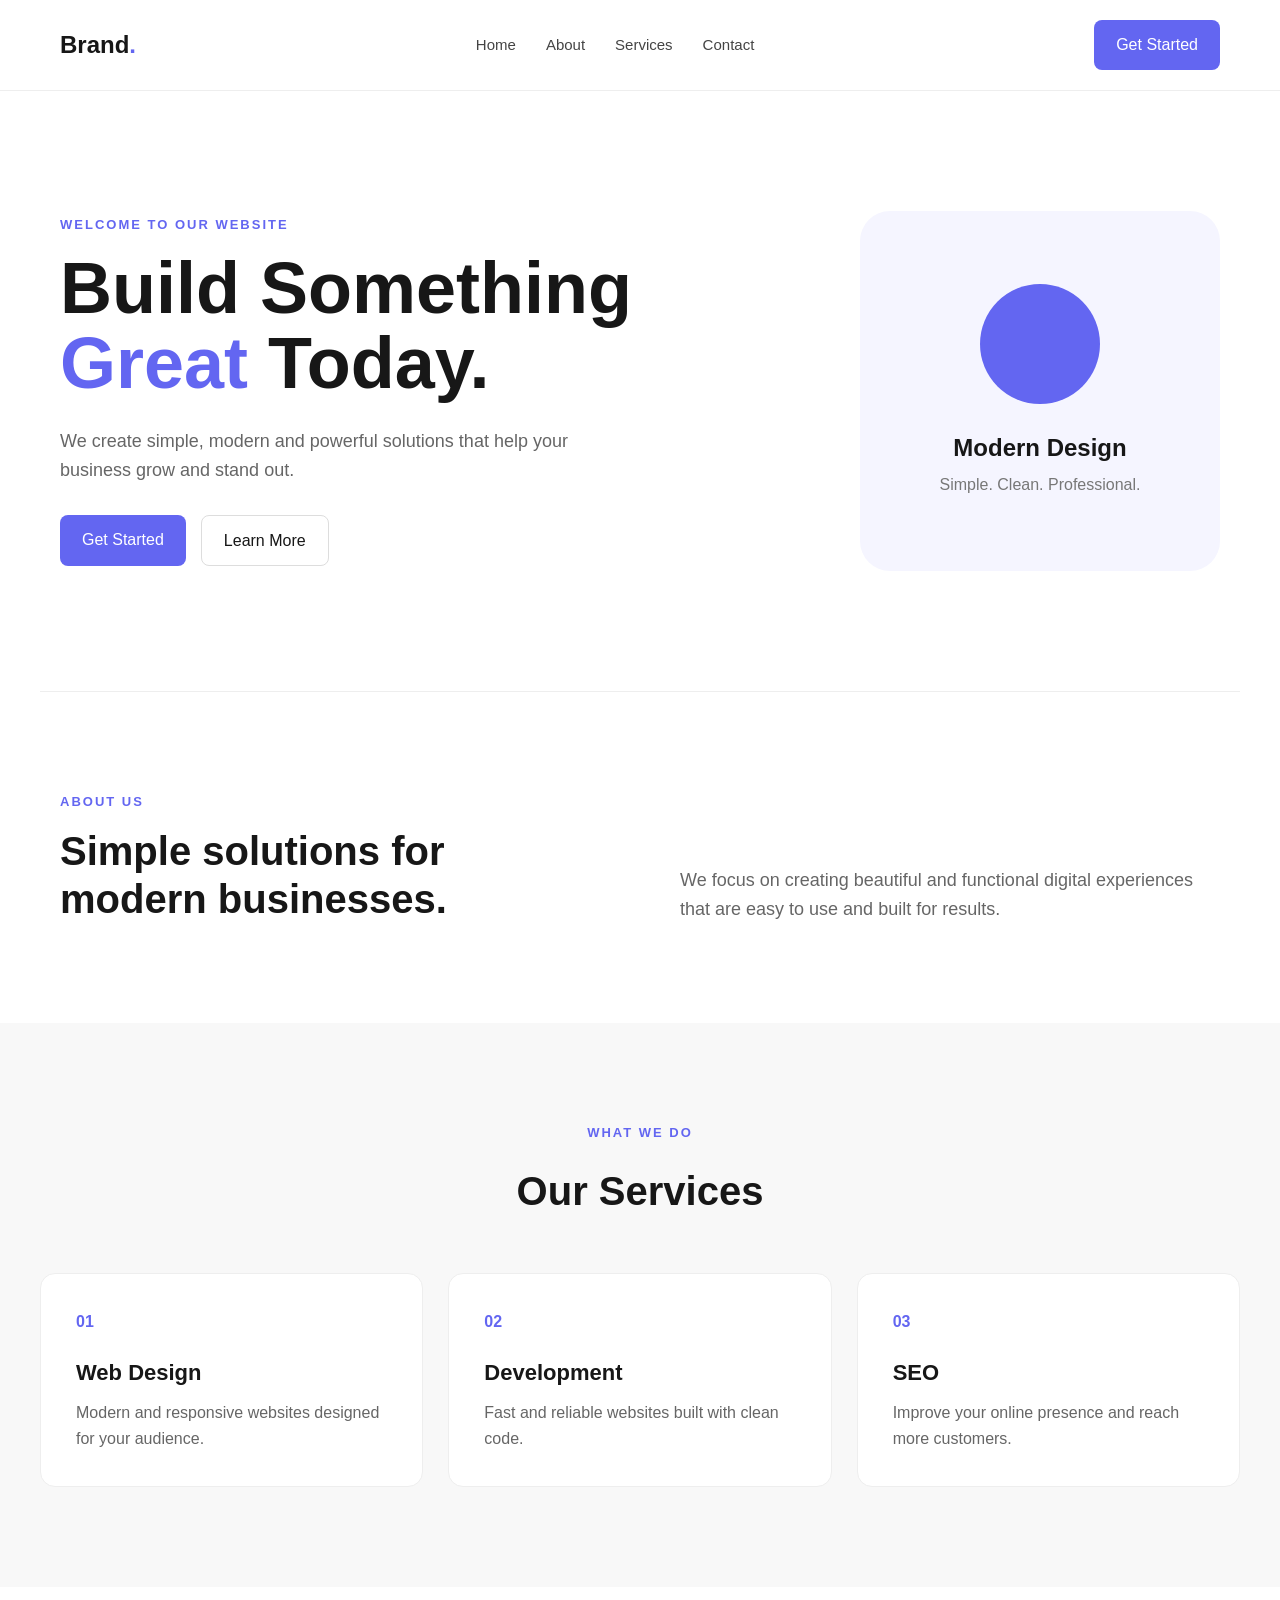
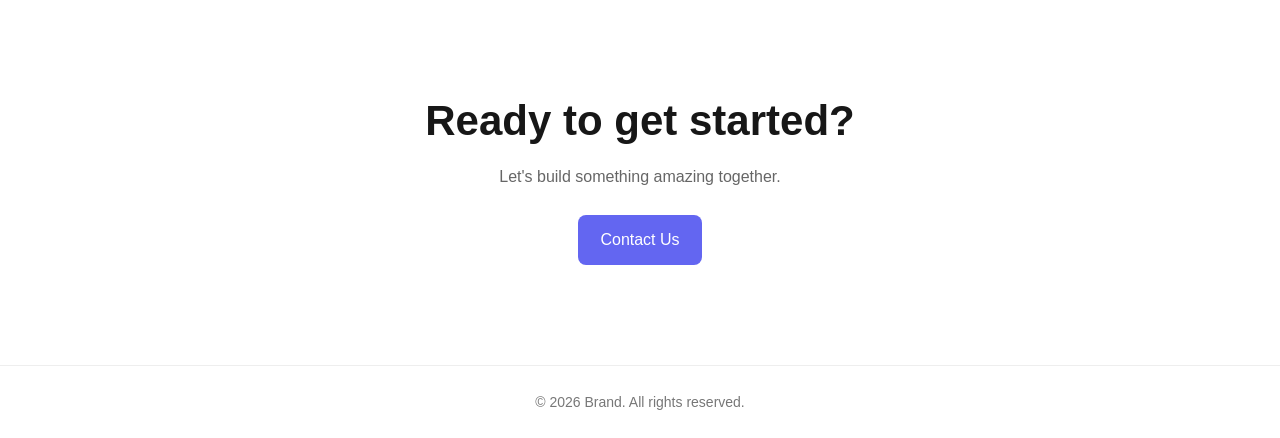
<file: index.html>
<!DOCTYPE html>
<html lang="en">
<head>
    <meta charset="UTF-8">
    <meta name="viewport" content="width=device-width, initial-scale=1.0">
    <title>Simple Landing Page</title>
    <link rel="stylesheet" href="style.css">
</head>
<body>

    <!-- Navbar -->
    <header>
        <nav class="navbar">
            <div class="logo">Brand<span>.</span></div>

            <ul class="nav-links">
                <li><a href="#">Home</a></li>
                <li><a href="#about">About</a></li>
                <li><a href="#services">Services</a></li>
                <li><a href="#contact">Contact</a></li>
            </ul>

            <a href="#contact" class="nav-btn">Get Started</a>
        </nav>
    </header>

    <!-- Hero -->
    <main>
        <section class="hero">
            <div class="hero-content">
                <p class="tagline">WELCOME TO OUR WEBSITE</p>

                <h1>Build Something <span>Great</span> Today.</h1>

                <p class="hero-text">
                    We create simple, modern and powerful solutions
                    that help your business grow and stand out.
                </p>

                <div class="hero-buttons">
                    <a href="#contact" class="primary-btn">Get Started</a>
                    <a href="#about" class="secondary-btn">Learn More</a>
                </div>
            </div>

            <div class="hero-card">
                <div class="card-circle"></div>
                <h3>Modern Design</h3>
                <p>Simple. Clean. Professional.</p>
            </div>
        </section>

        <!-- About -->
        <section class="about" id="about">
            <div>
                <p class="section-label">ABOUT US</p>
                <h2>Simple solutions for modern businesses.</h2>
            </div>

            <p>
                We focus on creating beautiful and functional digital
                experiences that are easy to use and built for results.
            </p>
        </section>

        <!-- Services -->
        <section class="services" id="services">
            <p class="section-label">WHAT WE DO</p>
            <h2>Our Services</h2>

            <div class="service-grid">
                <div class="service-card">
                    <div class="icon">01</div>
                    <h3>Web Design</h3>
                    <p>Modern and responsive websites designed for your audience.</p>
                </div>

                <div class="service-card">
                    <div class="icon">02</div>
                    <h3>Development</h3>
                    <p>Fast and reliable websites built with clean code.</p>
                </div>

                <div class="service-card">
                    <div class="icon">03</div>
                    <h3>SEO</h3>
                    <p>Improve your online presence and reach more customers.</p>
                </div>
            </div>
        </section>

        <!-- CTA -->
        <section class="cta" id="contact">
            <h2>Ready to get started?</h2>
            <p>Let's build something amazing together.</p>
            <a href="mailto:hello@example.com" class="primary-btn">Contact Us</a>
        </section>
    </main>

    <!-- Footer -->
    <footer>
        <p>© 2026 Brand. All rights reserved.</p>
    </footer>

</body>
</html>
</file>
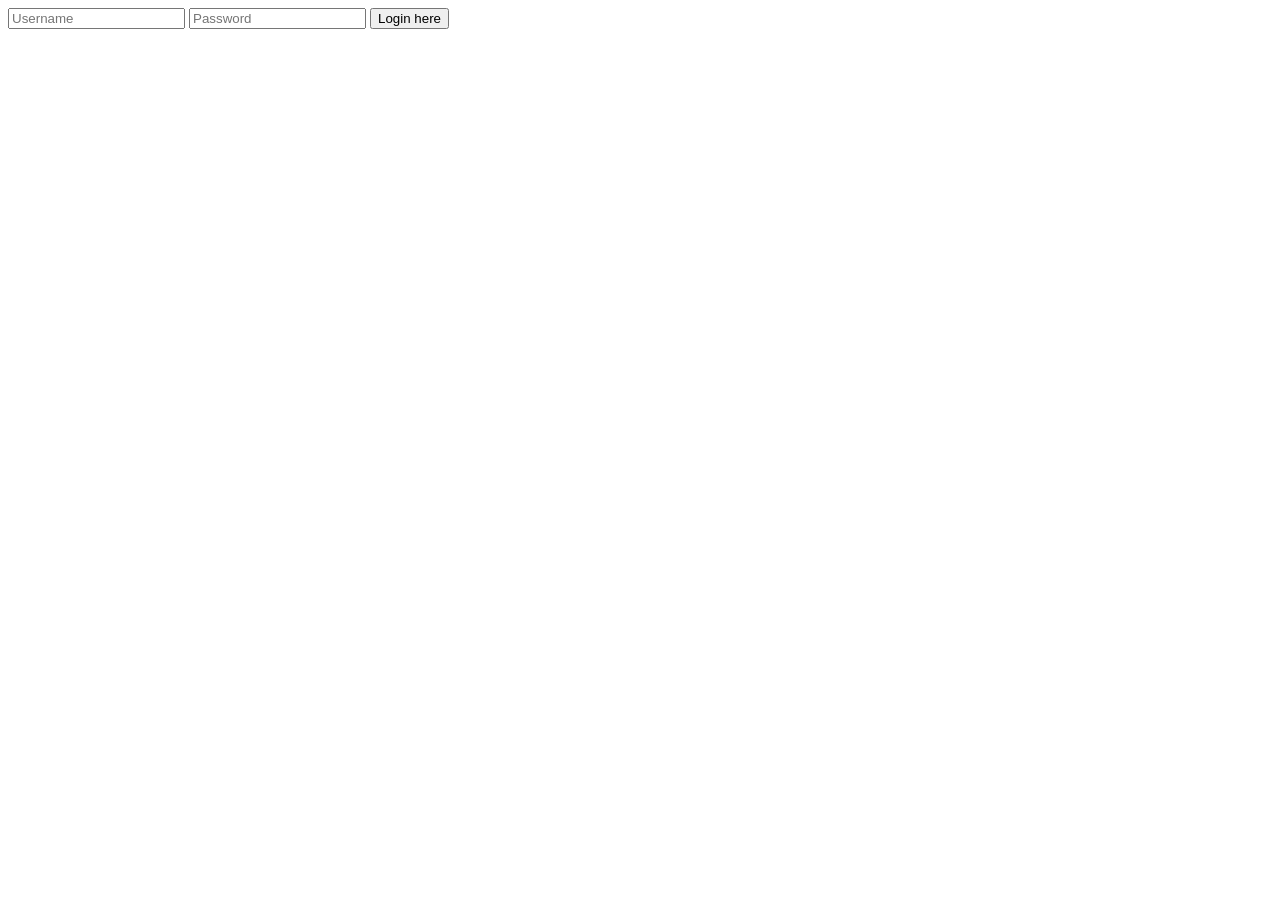
<file: login.html>
<!DOCTYPE html>
<html lang="en">
<head>
    <meta charset="UTF-8">
    <meta name="viewport" content="width=device-width, initial-scale=1.0">
    <title>Document</title>
</head>
<body>
    <form action="">
        <input type="text" name="username" placeholder="Username">
        <input type="password" name="password" placeholder="Password">
        <button type="submit">Login here</button>
    </form>
</body>
</html>
</file>
<file: style.css>
* {
    margin: 0;
    padding: 0;
    box-sizing: border-box;
}

html {
    scroll-behavior: smooth;
}

body {
    font-family: Arial, sans-serif;
    color: #171717;
    background: #ffffff;
    line-height: 1.6;
}

/* Navbar */

header {
    border-bottom: 1px solid #eeeeee;
}

.navbar {
    max-width: 1200px;
    margin: auto;
    padding: 20px;
    display: flex;
    align-items: center;
    justify-content: space-between;
}

.logo {
    font-size: 24px;
    font-weight: 700;
}

.logo span {
    color: #6366f1;
}

.nav-links {
    display: flex;
    gap: 30px;
    list-style: none;
}

.nav-links a {
    color: #444;
    text-decoration: none;
    font-size: 15px;
}

.nav-links a:hover {
    color: #6366f1;
}

.nav-btn,
.primary-btn {
    background: #6366f1;
    color: white;
    text-decoration: none;
    padding: 12px 22px;
    border-radius: 8px;
    display: inline-block;
    transition: 0.3s;
}

.nav-btn:hover,
.primary-btn:hover {
    background: #4f46e5;
    transform: translateY(-2px);
}

/* Hero */

.hero {
    max-width: 1200px;
    min-height: 600px;
    margin: auto;
    padding: 80px 20px;
    display: flex;
    align-items: center;
    justify-content: space-between;
    gap: 60px;
}

.hero-content {
    max-width: 650px;
}

.tagline,
.section-label {
    color: #6366f1;
    font-size: 13px;
    font-weight: 700;
    letter-spacing: 2px;
    margin-bottom: 15px;
}

.hero h1 {
    font-size: clamp(45px, 6vw, 72px);
    line-height: 1.05;
    margin-bottom: 25px;
}

.hero h1 span {
    color: #6366f1;
}

.hero-text {
    color: #666;
    font-size: 18px;
    max-width: 550px;
    margin-bottom: 30px;
}

.hero-buttons {
    display: flex;
    gap: 15px;
}

.secondary-btn {
    color: #171717;
    border: 1px solid #ddd;
    padding: 12px 22px;
    border-radius: 8px;
    text-decoration: none;
}

.secondary-btn:hover {
    border-color: #6366f1;
    color: #6366f1;
}

/* Hero Card */

.hero-card {
    width: 360px;
    height: 360px;
    background: #f5f5ff;
    border-radius: 30px;
    display: flex;
    flex-direction: column;
    align-items: center;
    justify-content: center;
    text-align: center;
}

.card-circle {
    width: 120px;
    height: 120px;
    border-radius: 50%;
    background: #6366f1;
    margin-bottom: 25px;
}

.hero-card h3 {
    font-size: 24px;
    margin-bottom: 5px;
}

.hero-card p {
    color: #777;
}

/* About */

.about {
    max-width: 1200px;
    margin: auto;
    padding: 100px 20px;
    display: grid;
    grid-template-columns: 1fr 1fr;
    gap: 80px;
    border-top: 1px solid #eee;
}

.about h2 {
    font-size: 40px;
    line-height: 1.2;
}

.about > p {
    color: #666;
    font-size: 18px;
    align-self: end;
}

/* Services */

.services {
    background: #f8f8f8;
    padding: 100px 20px;
    text-align: center;
}

.services > h2 {
    font-size: 40px;
    margin-bottom: 50px;
}

.service-grid {
    max-width: 1200px;
    margin: auto;
    display: grid;
    grid-template-columns: repeat(3, 1fr);
    gap: 25px;
}

.service-card {
    background: white;
    padding: 35px;
    text-align: left;
    border-radius: 15px;
    border: 1px solid #eee;
    transition: 0.3s;
}

.service-card:hover {
    transform: translateY(-5px);
    box-shadow: 0 15px 40px rgba(0, 0, 0, 0.08);
}

.icon {
    color: #6366f1;
    font-weight: bold;
    margin-bottom: 20px;
}

.service-card h3 {
    font-size: 22px;
    margin-bottom: 10px;
}

.service-card p {
    color: #666;
}

/* CTA */

.cta {
    text-align: center;
    padding: 100px 20px;
}

.cta h2 {
    font-size: 42px;
    margin-bottom: 10px;
}

.cta p {
    color: #666;
    margin-bottom: 25px;
}

/* Footer */

footer {
    padding: 25px;
    text-align: center;
    border-top: 1px solid #eee;
    color: #777;
    font-size: 14px;
}

/* Responsive */

@media (max-width: 768px) {

    .nav-links {
        display: none;
    }

    .hero {
        flex-direction: column;
        text-align: center;
        padding-top: 60px;
    }

    .hero-text {
        margin-left: auto;
        margin-right: auto;
    }

    .hero-buttons {
        justify-content: center;
    }

    .hero-card {
        width: 100%;
        max-width: 360px;
    }

    .about {
        grid-template-columns: 1fr;
        gap: 30px;
    }

    .service-grid {
        grid-template-columns: 1fr;
    }

    .cta h2 {
        font-size: 34px;
    }
}
</file>
